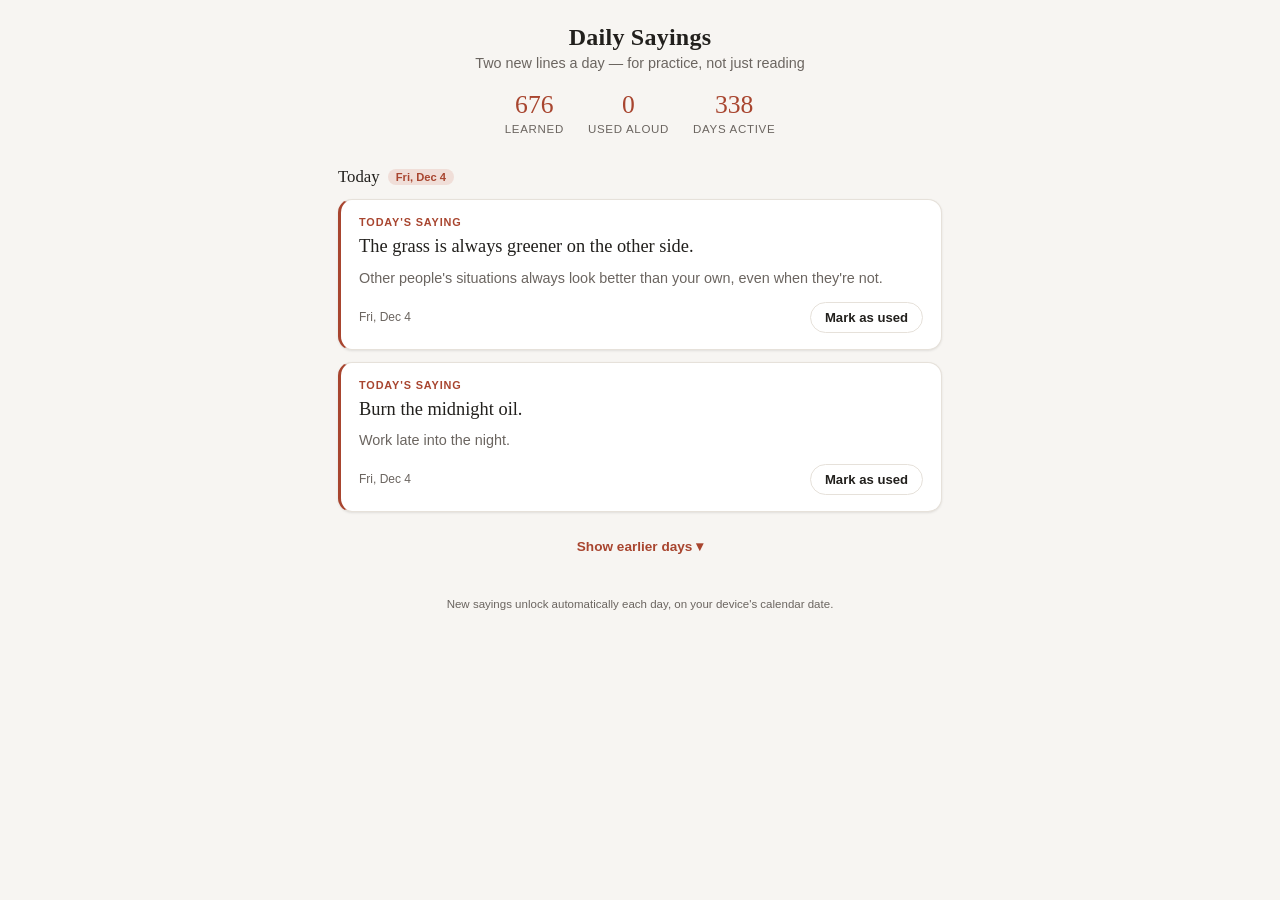
<file: speaking-quotes-app.html>
<!DOCTYPE html>
<html lang="en">
<head>
<meta charset="UTF-8">
<meta name="viewport" content="width=device-width, initial-scale=1.0">
<title>Daily Sayings — Practice Log</title>
<style>
  :root {
    --bg: #f7f5f2;
    --card-bg: #ffffff;
    --text: #22201d;
    --text-muted: #6b6560;
    --accent: #a8452f;
    --accent-soft: #f0ded8;
    --border: #e6e1da;
    --used-bg: #eaf3ea;
    --used-text: #2e6b3e;
    --shadow: 0 1px 3px rgba(0,0,0,0.06), 0 1px 2px rgba(0,0,0,0.04);
    --font-serif: 'Iowan Old Style', 'Palatino Linotype', Palatino, Georgia, serif;
    --font-sans: -apple-system, BlinkMacSystemFont, 'Segoe UI', Roboto, Helvetica, Arial, sans-serif;
  }
  @media (prefers-color-scheme: dark) {
    :root:not([data-theme="light"]) {
      --bg: #1b1917;
      --card-bg: #262320;
      --text: #ece7e0;
      --text-muted: #a39c93;
      --accent: #e08a6e;
      --accent-soft: #3a2a24;
      --border: #3a352f;
      --used-bg: #1f2e21;
      --used-text: #7fcf8f;
      --shadow: 0 1px 3px rgba(0,0,0,0.3);
    }
  }
  :root[data-theme="dark"] {
    --bg: #1b1917;
    --card-bg: #262320;
    --text: #ece7e0;
    --text-muted: #a39c93;
    --accent: #e08a6e;
    --accent-soft: #3a2a24;
    --border: #3a352f;
    --used-bg: #1f2e21;
    --used-text: #7fcf8f;
    --shadow: 0 1px 3px rgba(0,0,0,0.3);
  }

  * { box-sizing: border-box; }
  body {
    margin: 0;
    background: var(--bg);
    color: var(--text);
    font-family: var(--font-sans);
    min-height: 100vh;
    padding-bottom: 60px;
  }
  .wrap {
    max-width: 640px;
    margin: 0 auto;
    padding: 24px 18px 8px;
  }
  header {
    text-align: center;
    margin-bottom: 20px;
  }
  header h1 {
    font-family: var(--font-serif);
    font-size: 1.5rem;
    margin: 0 0 4px;
    letter-spacing: 0.01em;
  }
  header p {
    color: var(--text-muted);
    font-size: 0.9rem;
    margin: 0;
  }
  .stats {
    display: flex;
    justify-content: center;
    gap: 24px;
    margin: 18px 0 26px;
    flex-wrap: wrap;
  }
  .stat {
    text-align: center;
  }
  .stat .num {
    font-family: var(--font-serif);
    font-size: 1.6rem;
    color: var(--accent);
    display: block;
    line-height: 1.1;
  }
  .stat .label {
    font-size: 0.72rem;
    color: var(--text-muted);
    text-transform: uppercase;
    letter-spacing: 0.06em;
  }
  .section-title {
    font-family: var(--font-serif);
    font-size: 1.05rem;
    margin: 30px 0 12px;
    display: flex;
    align-items: center;
    gap: 8px;
  }
  .section-title .badge {
    font-family: var(--font-sans);
    font-size: 0.7rem;
    background: var(--accent-soft);
    color: var(--accent);
    padding: 2px 8px;
    border-radius: 20px;
    font-weight: 600;
  }
  .card {
    background: var(--card-bg);
    border: 1px solid var(--border);
    border-radius: 14px;
    padding: 16px 18px;
    margin-bottom: 12px;
    box-shadow: var(--shadow);
  }
  .card.today {
    border-left: 3px solid var(--accent);
  }
  .kind {
    font-size: 0.68rem;
    text-transform: uppercase;
    letter-spacing: 0.08em;
    color: var(--accent);
    font-weight: 600;
    margin-bottom: 6px;
  }
  .text {
    font-family: var(--font-serif);
    font-size: 1.15rem;
    line-height: 1.4;
    margin: 0 0 8px;
  }
  .meaning {
    font-size: 0.9rem;
    color: var(--text-muted);
    line-height: 1.5;
    margin: 0 0 12px;
  }
  .card-footer {
    display: flex;
    align-items: center;
    justify-content: space-between;
    gap: 10px;
  }
  .date-tag {
    font-size: 0.75rem;
    color: var(--text-muted);
  }
  .use-btn {
    border: 1px solid var(--border);
    background: transparent;
    color: var(--text);
    padding: 7px 14px;
    border-radius: 20px;
    font-size: 0.82rem;
    font-weight: 600;
    cursor: pointer;
    white-space: nowrap;
    transition: all 0.15s ease;
  }
  .use-btn:active { transform: scale(0.96); }
  .use-btn.used {
    background: var(--used-bg);
    color: var(--used-text);
    border-color: transparent;
  }
  .archive-day {
    margin-bottom: 18px;
  }
  .archive-day .day-label {
    font-size: 0.78rem;
    color: var(--text-muted);
    font-weight: 600;
    margin-bottom: 8px;
    padding-left: 2px;
  }
  #archiveToggle {
    display: block;
    width: 100%;
    text-align: center;
    background: none;
    border: none;
    color: var(--accent);
    font-size: 0.85rem;
    font-weight: 600;
    padding: 14px;
    cursor: pointer;
  }
  #archiveList { display: none; }
  #archiveList.open { display: block; }
  footer {
    text-align: center;
    color: var(--text-muted);
    font-size: 0.72rem;
    margin-top: 30px;
    padding: 0 20px;
  }
</style>
</head>
<body>
<div class="wrap">
  <header>
    <h1>Daily Sayings</h1>
    <p>Two new lines a day — for practice, not just reading</p>
  </header>

  <div class="stats">
    <div class="stat"><span class="num" id="statTotal">0</span><span class="label">Learned</span></div>
    <div class="stat"><span class="num" id="statUsed">0</span><span class="label">Used aloud</span></div>
    <div class="stat"><span class="num" id="statStreak">0</span><span class="label">Days active</span></div>
  </div>

  <div class="section-title">Today <span class="badge" id="todayBadge"></span></div>
  <div id="todayList"></div>

  <button id="archiveToggle">Show earlier days ▾</button>
  <div id="archiveList"></div>

  <footer>New sayings unlock automatically each day, on your device's calendar date.</footer>
</div>

<script>
(function () {
  // ---------- Data bank ----------
  // 70 entries: idioms, proverbs, and public-domain quotes, each with a plain-English
  // meaning so they're usable in actual conversation, not just memorized as trivia.
  const BANK = [
    ["It's not rocket science.", "Used to say something isn't as difficult as it seems."],
    ["Actions speak louder than words.", "What people do matters more than what they say."],
    ["Bite the bullet.", "Force yourself to do something unpleasant that you've been putting off."],
    ["Break the ice.", "Say or do something to relieve tension or get a conversation started."],
    ["Once in a blue moon.", "Something that happens very rarely."],
    ["The ball is in your court.", "It's now up to you to make the next decision or move."],
    ["Cut corners.", "Do something in the easiest or cheapest way, often sacrificing quality."],
    ["Hit the nail on the head.", "Describe exactly what is causing a situation or problem."],
    ["Let the cat out of the bag.", "Reveal a secret, usually by accident."],
    ["On the same page.", "In agreement about something."],
    ["Piece of cake.", "Something that is very easy to do."],
    ["Speak of the devil.", "Said when a person you were just discussing shows up."],
    ["Under the weather.", "Feeling slightly ill."],
    ["A blessing in disguise.", "Something that seems bad at first but turns out to be good."],
    ["Best of both worlds.", "A situation where you enjoy the advantages of two different things at once."],
    ["Bark up the wrong tree.", "Pursue a mistaken course of action based on a wrong assumption."],
    ["Get your act together.", "Organize yourself so you perform more effectively."],
    ["Go the extra mile.", "Make a greater effort than expected."],
    ["Hang in there.", "Encouragement to persist despite difficulty."],
    ["It takes two to tango.", "Both people involved in a situation share responsibility for it."],
    ["Keep your chin up.", "Stay positive during a difficult situation."],
    ["Miss the boat.", "Miss an opportunity because you were too slow to act."],
    ["No pain, no gain.", "You have to work hard or suffer to achieve something worthwhile."],
    ["On thin ice.", "In a risky or precarious situation."],
    ["Pull yourself together.", "Recover control of your emotions."],
    ["See eye to eye.", "Agree with someone."],
    ["Sit on the fence.", "Avoid making a decision or taking a side."],
    ["Spill the beans.", "Reveal secret information, usually unintentionally."],
    ["Take it with a grain of salt.", "Don't take something entirely at face value; be a bit skeptical."],
    ["The elephant in the room.", "An obvious problem that everyone is avoiding discussing."],
    ["Throw in the towel.", "Give up on something."],
    ["Time flies.", "Time passes quickly, especially when you're enjoying something."],
    ["Water under the bridge.", "Something in the past that is no longer worth worrying about."],
    ["When it rains, it pours.", "Difficult things tend to happen all at once."],
    ["You can't judge a book by its cover.", "You can't know what someone or something is like just by looking at it."],
    ["A picture is worth a thousand words.", "An image can convey a complex idea more effectively than a description."],
    ["Better late than never.", "It's better for something to happen late than not at all."],
    ["Curiosity killed the cat.", "Being too inquisitive can get you into trouble."],
    ["Every cloud has a silver lining.", "There's something good in every difficult situation."],
    ["Practice makes perfect.", "Repeating an activity improves your skill at it."],
    ["The apple doesn't fall far from the tree.", "Children tend to resemble their parents in character."],
    ["Don't count your chickens before they hatch.", "Don't assume success before it's actually happened."],
    ["Actions have consequences.", "Everything you do produces some kind of result — good or bad."],
    ["Kill two birds with one stone.", "Achieve two goals with a single action."],
    ["The grass is always greener on the other side.", "Other people's situations always look better than your own, even when they're not."],
    ["Burn the midnight oil.", "Work late into the night."],
    ["Cry over spilled milk.", "Waste time being upset about something that already happened and can't be changed."],
    ["Get a taste of your own medicine.", "Be treated the way you have treated others."],
    ["Hit the ground running.", "Start a new activity or project with a lot of energy right away."],
    ["Jump on the bandwagon.", "Join others in doing something that has become popular."],
    ["Let sleeping dogs lie.", "Avoid restarting an old conflict or bringing up a settled issue."],
    ["Read between the lines.", "Understand the hidden or implied meaning of something."],
    ["Take the bull by the horns.", "Confront a difficult situation directly and with confidence."],
    ["The early bird catches the worm.", "Success comes to those who act early or prepare ahead."],
    ["Turn over a new leaf.", "Start behaving in a better or more positive way."],
    ["You reap what you sow.", "The results you get depend on the effort or intentions you put in."],
    ["Beat around the bush.", "Avoid talking about what's important, usually to delay a difficult point."],
    ["Get the ball rolling.", "Start a process or activity."],
    ["In the same boat.", "In the same difficult situation as someone else."],
    ["Keep your fingers crossed.", "Hope that something will happen the way you want."],
    ["Add insult to injury.", "Make a bad situation worse."],
    ["Barking up the wrong tree.", "Accusing the wrong person or looking in the wrong place."],
    ["Costs an arm and a leg.", "Very expensive."],
    ["Give someone the benefit of the doubt.", "Trust what someone says even without full proof."],
    ["Have a change of heart.", "Change your opinion or feeling about something."],
    ["In hot water.", "In trouble."],
    ["Jump the gun.", "Act too soon, before the right moment."],
    ["Not my cup of tea.", "Something that isn't to your taste or interest."],
    ["The pen is mightier than the sword.", "Words and communication are more powerful than force or violence."],
    ["Well begun is half done.", "A good start makes the rest of a task much easier."]
  ];

  // ---------- Date / rotation logic ----------
  const EPOCH = new Date(2026, 0, 1); // fixed anchor so rotation is stable across devices
  function dayIndexFor(date) {
    const d = new Date(date.getFullYear(), date.getMonth(), date.getDate());
    return Math.floor((d - EPOCH) / 86400000);
  }
  function dateKeyFor(dayIdx) {
    const d = new Date(EPOCH.getTime() + dayIdx * 86400000);
    return d.toISOString().slice(0, 10);
  }
  function fmtDate(dayIdx) {
    const d = new Date(EPOCH.getTime() + dayIdx * 86400000);
    return d.toLocaleDateString(undefined, { weekday: 'short', month: 'short', day: 'numeric' });
  }
  function quotesForDay(dayIdx) {
    const idx = ((dayIdx % (BANK.length / 2)) + (BANK.length / 2)) % (BANK.length / 2);
    const a = BANK[(idx * 2) % BANK.length];
    const b = BANK[(idx * 2 + 1) % BANK.length];
    return [a, b];
  }

  // ---------- Storage ----------
  const STORE_KEY = 'daily-sayings-used-v1';
  function loadUsed() {
    try {
      const raw = localStorage.getItem(STORE_KEY);
      return raw ? JSON.parse(raw) : {};
    } catch (e) { return {}; }
  }
  function saveUsed(obj) {
    try { localStorage.setItem(STORE_KEY, JSON.stringify(obj)); } catch (e) {}
  }
  let usedMap = loadUsed(); // key: "dayIdx-slot" -> true

  function toggleUsed(key) {
    usedMap[key] = !usedMap[key];
    saveUsed(usedMap);
    render();
  }

  // ---------- Rendering ----------
  function cardHTML(dayIdx, slot, entry, isToday) {
    const key = dayIdx + '-' + slot;
    const used = !!usedMap[key];
    const [text, meaning] = entry;
    return `<div class="card ${isToday ? 'today' : ''}">
      <div class="kind">${isToday ? "Today's saying" : fmtDate(dayIdx)}</div>
      <p class="text">${text}</p>
      <p class="meaning">${meaning}</p>
      <div class="card-footer">
        <span class="date-tag">${isToday ? fmtDate(dayIdx) : ''}</span>
        <button class="use-btn ${used ? 'used' : ''}" data-key="${key}">${used ? '✓ Used in conversation' : 'Mark as used'}</button>
      </div>
    </div>`;
  }

  function render() {
    const todayIdx = dayIndexFor(new Date());
    const todayQuotes = quotesForDay(todayIdx);
    document.getElementById('todayBadge').textContent = fmtDate(todayIdx);
    document.getElementById('todayList').innerHTML =
      todayQuotes.map((q, i) => cardHTML(todayIdx, i, q, true)).join('');

    // Archive: every prior day back to day 0
    const archiveEl = document.getElementById('archiveList');
    let archiveHTML = '';
    for (let d = todayIdx - 1; d >= 0; d--) {
      const qs = quotesForDay(d);
      archiveHTML += `<div class="archive-day">
        <div class="day-label">${fmtDate(d)}</div>
        ${qs.map((q, i) => cardHTML(d, i, q, false)).join('')}
      </div>`;
    }
    archiveEl.innerHTML = archiveHTML || '<p style="text-align:center;color:var(--text-muted);font-size:0.85rem;">Nothing here yet — check back tomorrow.</p>';

    // Stats
    const totalLearned = (todayIdx + 1) * 2;
    const usedCount = Object.values(usedMap).filter(Boolean).length;
    document.getElementById('statTotal').textContent = totalLearned;
    document.getElementById('statUsed').textContent = usedCount;
    document.getElementById('statStreak').textContent = todayIdx + 1;

    document.querySelectorAll('.use-btn').forEach(btn => {
      btn.addEventListener('click', () => toggleUsed(btn.getAttribute('data-key')));
    });
  }

  document.getElementById('archiveToggle').addEventListener('click', function () {
    const el = document.getElementById('archiveList');
    const open = el.classList.toggle('open');
    this.textContent = open ? 'Hide earlier days ▴' : 'Show earlier days ▾';
  });

  render();
})();
</script>
</body>
</html>
</file>
